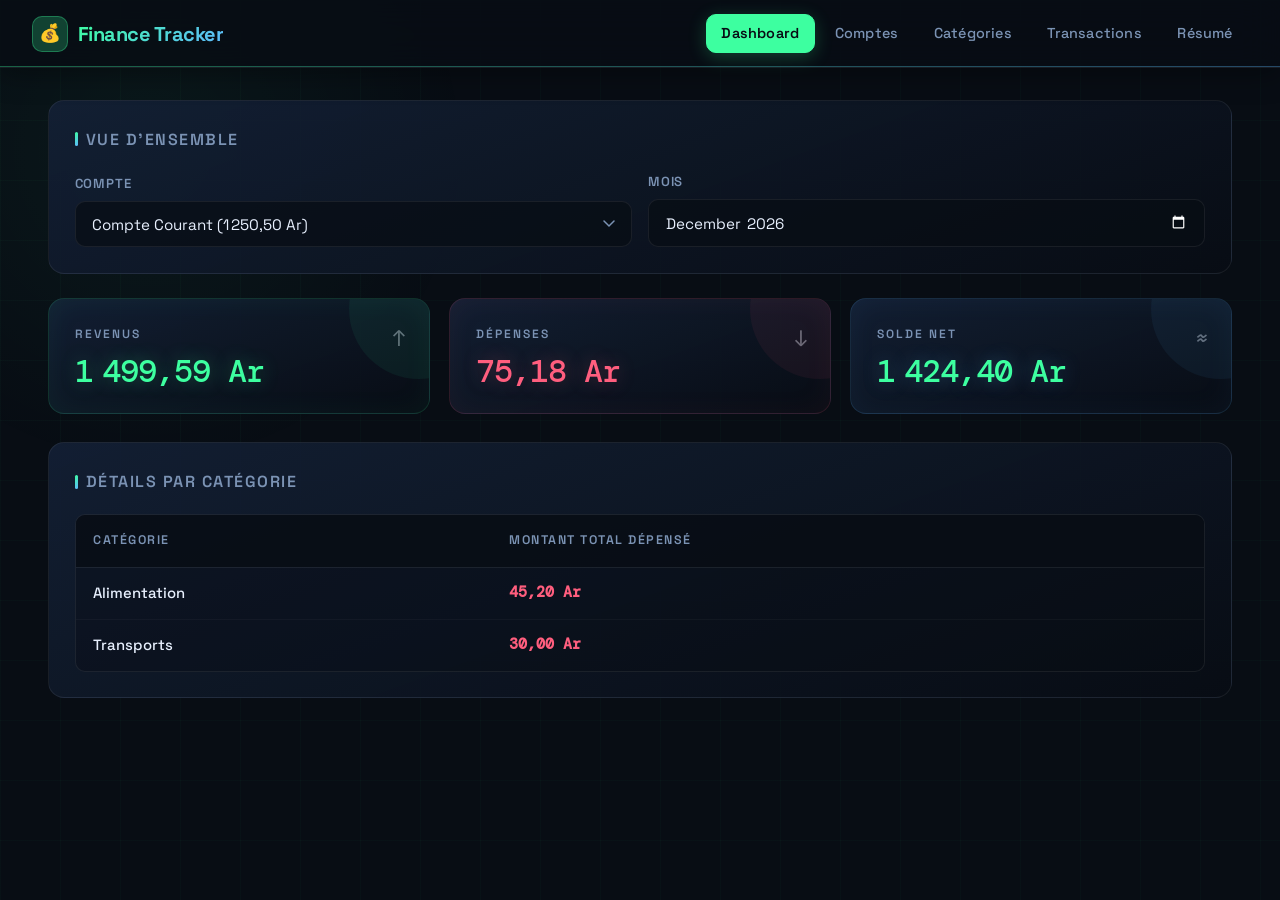
<file: index.html>
<!DOCTYPE html>
<html lang="fr">
<head>
  <meta charset="UTF-8">
  <meta name="viewport" content="width=device-width, initial-scale=1.0">
  <title>Dashboard — Finance Tracker</title>
  <link rel="stylesheet" href="frontend/assets/css/styles.css">
</head>
<body>

<header>
  <a href="index.html" class="header-brand">
    <div class="brand-icon">💰</div>
    <h1>Finance Tracker</h1>
  </a>
  <button class="nav-toggle" aria-label="Menu" aria-expanded="false">
    <span></span><span></span><span></span>
  </button>
  <nav>
    <a href="index.html" class="active">Dashboard</a>
    <a href="frontend/assets/accounts.html">Comptes</a>
    <a href="frontend/assets/categories.html">Catégories</a>
    <a href="frontend/assets/transactions.html">Transactions</a>
    <a href="frontend/assets/summary.html">Résumé</a>
  </nav>
</header>

<main class="container">

  <section class="card" style="margin-bottom:1.5rem">
    <h3>Vue d'ensemble</h3>
    <div class="filter-section">
      <div class="filter-group">
        <label for="account_id">Compte</label>
        <select id="account_id" onchange="updateDashboard()"></select>
      </div>
      <div class="filter-group">
        <label for="month">Mois</label>
        <input type="month" id="month" onchange="updateDashboard()">
      </div>
    </div>
  </section>

  <section class="dashboard-grid">
    <div class="metric-card metric-income">
      <div class="metric-label">Revenus</div>
      <div class="metric-icon">↑</div>
      <p class="amount-val" id="income">0,00 Ar</p>
    </div>
    <div class="metric-card metric-expense">
      <div class="metric-label">Dépenses</div>
      <div class="metric-icon">↓</div>
      <p class="amount-val" id="expense">0,00 Ar</p>
    </div>
    <div class="metric-card metric-net">
      <div class="metric-label">Solde Net</div>
      <div class="metric-icon">≈</div>
      <p class="amount-val" id="net">0,00 Ar</p>
    </div>
  </section>

  <section class="card">
    <h3>Détails par catégorie</h3>
    <div class="table-wrapper">
      <table>
        <thead>
          <tr><th>Catégorie</th><th>Montant total dépensé</th></tr>
        </thead>
        <tbody id="byCategory">
          <tr><td colspan="2" style="text-align:center;color:var(--text-secondary);padding:2rem;">Aucune donnée à afficher</td></tr>
        </tbody>
      </table>
    </div>
  </section>

</main>

<script src="frontend/assets/js/api.js"></script>
<script src="frontend/assets/js/ui.js"></script>
<script src="frontend/app.js"></script>
</body>
</html>
</file>
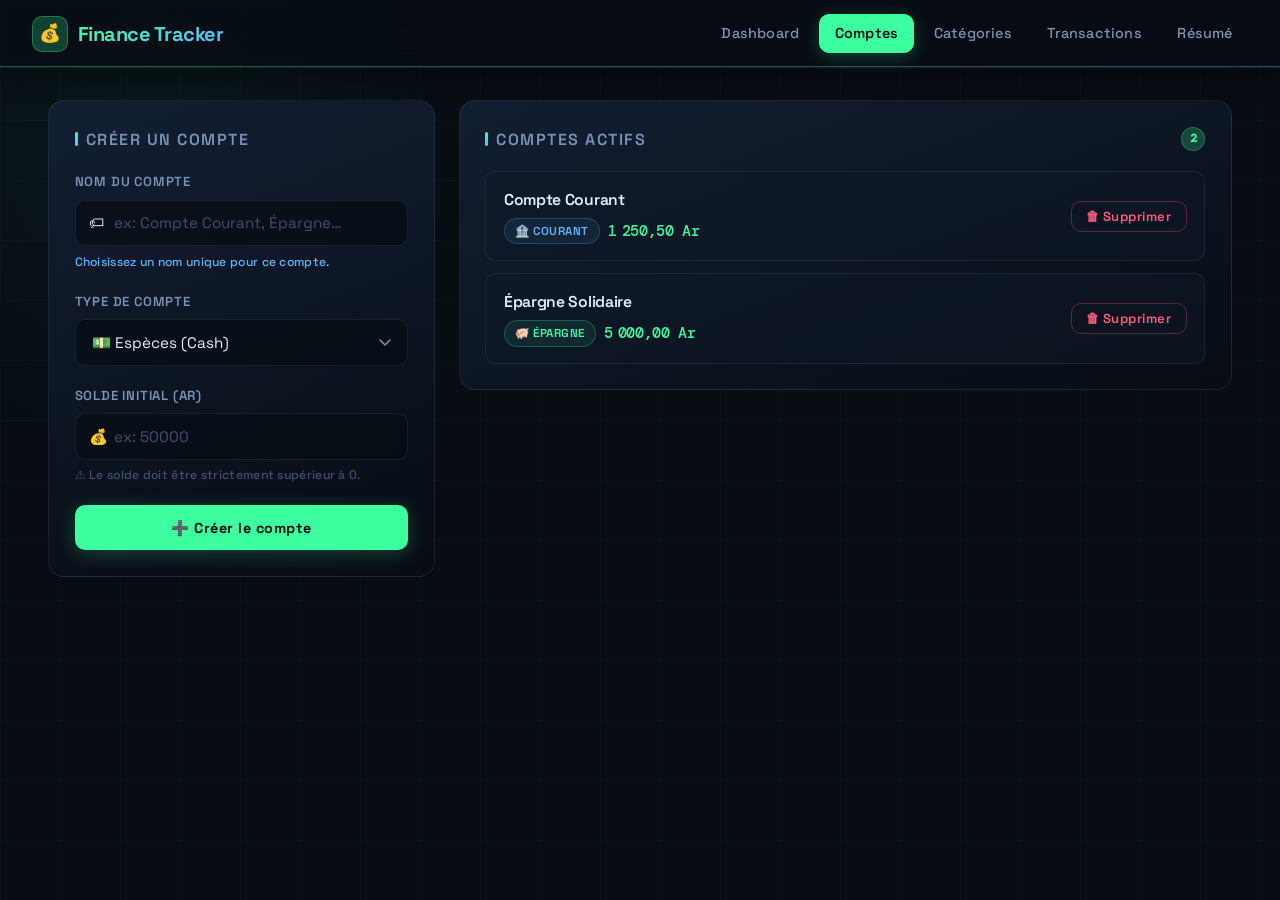
<file: frontend/assets/accounts.html>
<!DOCTYPE html>
<html lang="fr">
<head>
  <meta charset="UTF-8">
  <meta name="viewport" content="width=device-width, initial-scale=1.0">
  <title>Comptes — Finance Tracker</title>
  <link rel="stylesheet" href="css/styles.css">
</head>
<body>

<header>
  <a href="../../index.html" class="header-brand">
    <div class="brand-icon">💰</div>
    <h1>Finance Tracker</h1>
  </a>
  <button class="nav-toggle" aria-label="Menu" aria-expanded="false">
    <span></span><span></span><span></span>
  </button>
  <nav>
    <a href="../../index.html">Dashboard</a>
    <a href="accounts.html" class="active">Comptes</a>
    <a href="categories.html">Catégories</a>
    <a href="transactions.html">Transactions</a>
    <a href="summary.html">Résumé</a>
  </nav>
</header>

<main class="container">
  <div class="grid-layout">

    <section class="card">
      <h3>Créer un compte</h3>
      <div class="form-group">
        <label for="name">Nom du compte</label>
        <div class="input-icon-wrapper">
          <span class="input-icon">🏷</span>
          <input id="name" placeholder="ex: Compte Courant, Épargne…" autocomplete="off">
        </div>
        <div class="field-hint hint-info" id="hint-name">Choisissez un nom unique pour ce compte.</div>
      </div>
      <div class="form-group">
        <label for="type">Type de compte</label>
        <select id="type">
          <option value="cash">💵 Espèces (Cash)</option>
          <option value="checking">🏦 Compte Courant</option>
          <option value="savings">🐖 Épargne</option>
          <option value="investment">📈 Investissement</option>
        </select>
      </div>
      <div class="form-group">
        <label for="balance">Solde initial (Ar)</label>
        <div class="input-icon-wrapper">
          <span class="input-icon">💰</span>
          <input id="balance" type="number" step="0.01" min="0.01" placeholder="ex: 50000">
        </div>
        <div class="field-hint" id="hint-balance">
          <span>⚠ Le solde doit être strictement supérieur à 0.</span>
        </div>
      </div>
      <button onclick="createAccount()">➕ Créer le compte</button>
    </section>

    <section class="card">
      <div class="card-title-row">
        <h3>Comptes actifs</h3>
        <span class="count-badge" id="accounts-count">…</span>
      </div>
      <div id="accountsList" class="item-list">
        <div class="skeleton" style="height:64px;border-radius:10px;"></div>
        <div class="skeleton" style="height:64px;border-radius:10px;margin-top:.75rem;"></div>
      </div>
    </section>

  </div>
</main>

<script src="js/api.js"></script>
<script src="js/ui.js"></script>
<script src="js/accounts.js"></script>
</body>
</html>
</file>
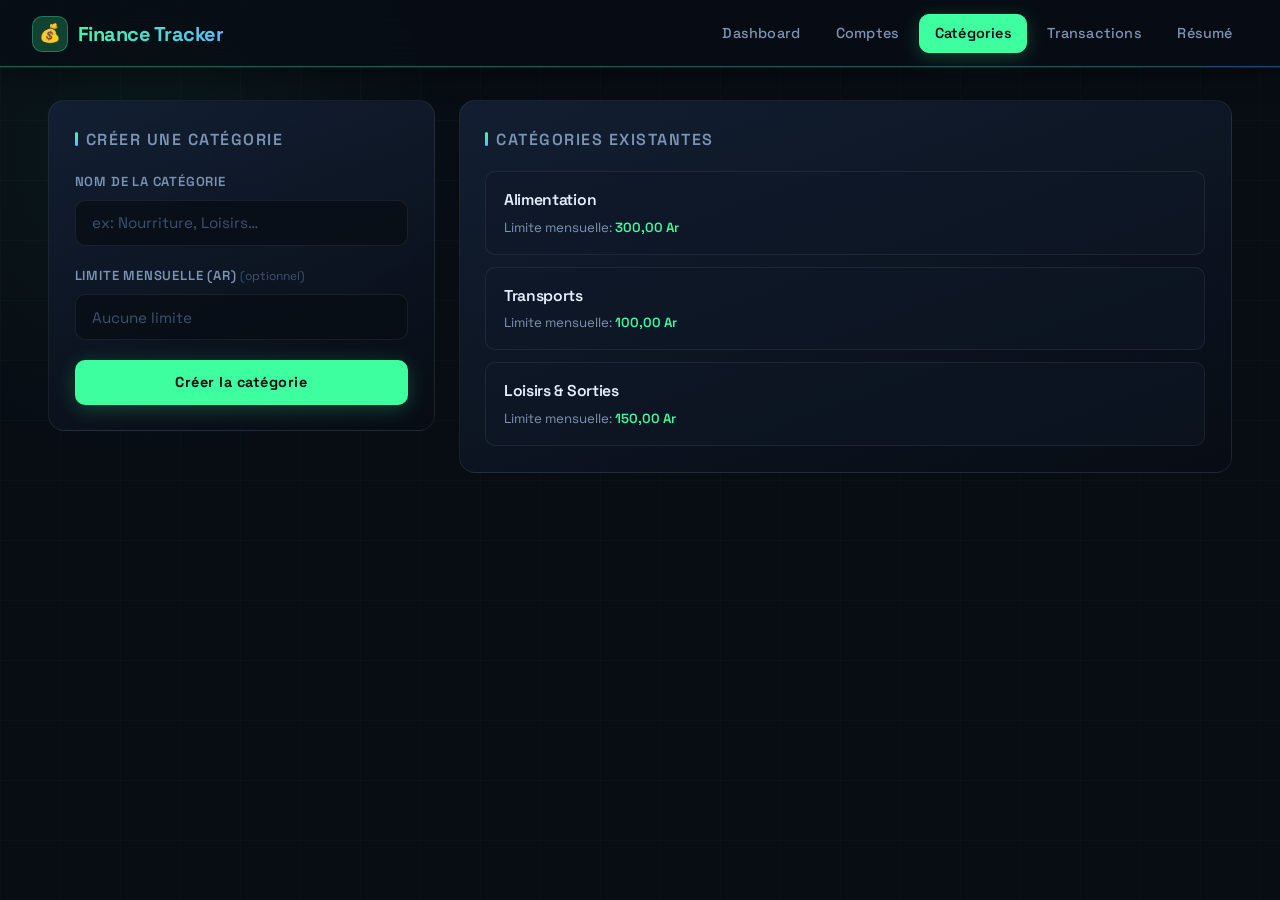
<file: frontend/assets/categories.html>
<!DOCTYPE html>
<html lang="fr">
<head>
  <meta charset="UTF-8">
  <meta name="viewport" content="width=device-width, initial-scale=1.0">
  <title>Catégories — Finance Tracker</title>
  <link rel="stylesheet" href="css/styles.css">
</head>
<body>

<header>
  <a href="../../index.html" class="header-brand">
    <div class="brand-icon">💰</div>
    <h1>Finance Tracker</h1>
  </a>
  <button class="nav-toggle" aria-label="Menu" aria-expanded="false">
    <span></span><span></span><span></span>
  </button>
  <nav>
    <a href="../../index.html">Dashboard</a>
    <a href="accounts.html">Comptes</a>
    <a href="categories.html" class="active">Catégories</a>
    <a href="transactions.html">Transactions</a>
    <a href="summary.html">Résumé</a>
  </nav>
</header>

<main class="container">
  <div class="grid-layout">

    <section class="card">
      <h3>Créer une catégorie</h3>
      <div class="form-group">
        <label for="name">Nom de la catégorie</label>
        <input id="name" placeholder="ex: Nourriture, Loisirs…">
      </div>
      <div class="form-group">
        <label for="limit">
          Limite mensuelle (Ar)
          <span style="color:var(--text-muted);font-size:0.75rem;text-transform:none;letter-spacing:0;font-weight:400;">(optionnel)</span>
        </label>
        <input id="limit" type="number" step="0.01" placeholder="Aucune limite">
      </div>
      <button onclick="createCategory()">Créer la catégorie</button>
    </section>

    <section class="card">
      <h3>Catégories existantes</h3>
      <div id="categoriesList" class="item-list">
        <div class="skeleton" style="height:64px;border-radius:10px;"></div>
        <div class="skeleton" style="height:64px;border-radius:10px;margin-top:.75rem;"></div>
      </div>
    </section>

  </div>
</main>

<script src="js/api.js"></script>
<script src="js/ui.js"></script>
<script src="js/categories.js"></script>
</body>
</html>
</file>
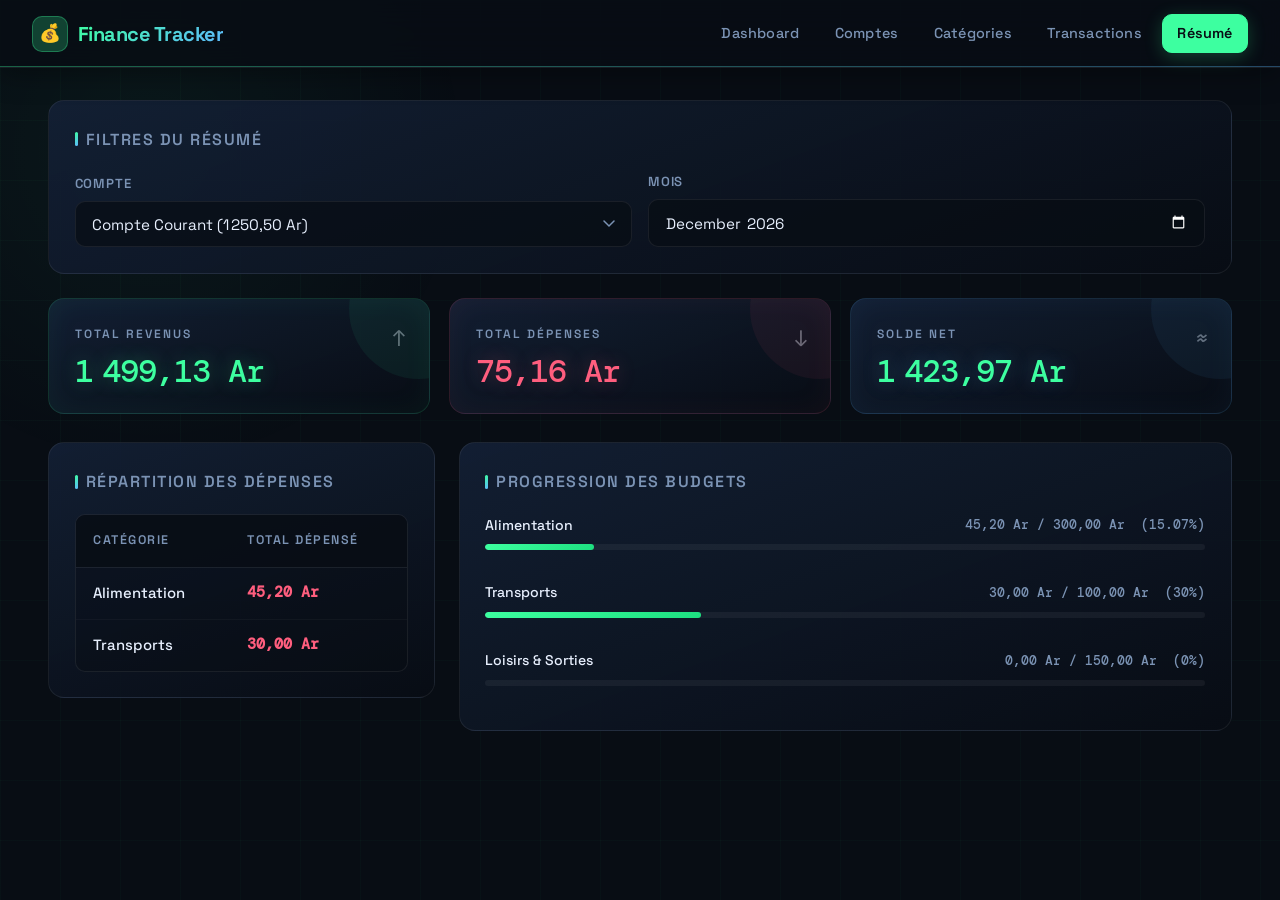
<file: frontend/assets/summary.html>
<!DOCTYPE html>
<html lang="fr">

<head>
  <meta charset="UTF-8">
  <meta name="viewport" content="width=device-width, initial-scale=1.0">
  <title>Résumé Mensuel — Finance Tracker</title>
  <link rel="stylesheet" href="css/styles.css">
</head>

<body>

  <header>
    <a href="../../index.html" class="header-brand">
      <div class="brand-icon">💰</div>
      <h1>Finance Tracker</h1>
    </a>
    <button class="nav-toggle" aria-label="Menu" aria-expanded="false">
      <span></span><span></span><span></span>
    </button>
    <nav>
      <a href="../../index.html">Dashboard</a>
      <a href="accounts.html">Comptes</a>
      <a href="categories.html">Catégories</a>
      <a href="transactions.html">Transactions</a>
      <a href="summary.html" class="active">Résumé</a>
    </nav>
  </header>

  <main class="container">

    <section class="card" style="margin-bottom:1.5rem">
      <h3>Filtres du résumé</h3>
      <div class="filter-section">
        <div class="filter-group">
          <label for="account_id">Compte</label>
          <select id="account_id" onchange="loadSummary()"></select>
        </div>
        <div class="filter-group">
          <label for="month">Mois</label>
          <input type="month" id="month" onchange="loadSummary()">
        </div>
      </div>
    </section>

    <section class="dashboard-grid">
      <div class="metric-card metric-income">
        <div class="metric-label">Total Revenus</div>
        <div class="metric-icon">↑</div>
        <p class="amount-val" id="income">0,00 Ar</p>
      </div>
      <div class="metric-card metric-expense">
        <div class="metric-label">Total Dépenses</div>
        <div class="metric-icon">↓</div>
        <p class="amount-val" id="expense">0,00 Ar</p>
      </div>
      <div class="metric-card metric-net">
        <div class="metric-label">Solde Net</div>
        <div class="metric-icon">≈</div>
        <p class="amount-val" id="net">0,00 Ar</p>
      </div>
    </section>

    <div class="grid-layout">
      <section class="card">
        <h3>Répartition des dépenses</h3>
        <div class="table-wrapper">
          <table>
            <thead>
              <tr>
                <th>Catégorie</th>
                <th>Total dépensé</th>
              </tr>
            </thead>
            <tbody id="categoryTable">
              <tr>
                <td colspan="2" style="text-align:center;color:var(--text-secondary);padding:2rem;">Aucune donnée</td>
              </tr>
            </tbody>
          </table>
        </div>
      </section>

      <section class="card">
        <h3>Progression des budgets</h3>
        <div id="progress" class="item-list" style="margin-top:0.5rem;">
          <p style="color:var(--text-secondary);text-align:center;padding:1rem 0;">
            Sélectionnez un compte et un mois.
          </p>
        </div>
      </section>
    </div>

  </main>

  <script src="js/api.js"></script>
  <script src="js/ui.js"></script>
  <script src="js/summary.js"></script>
</body>

</html>
</file>
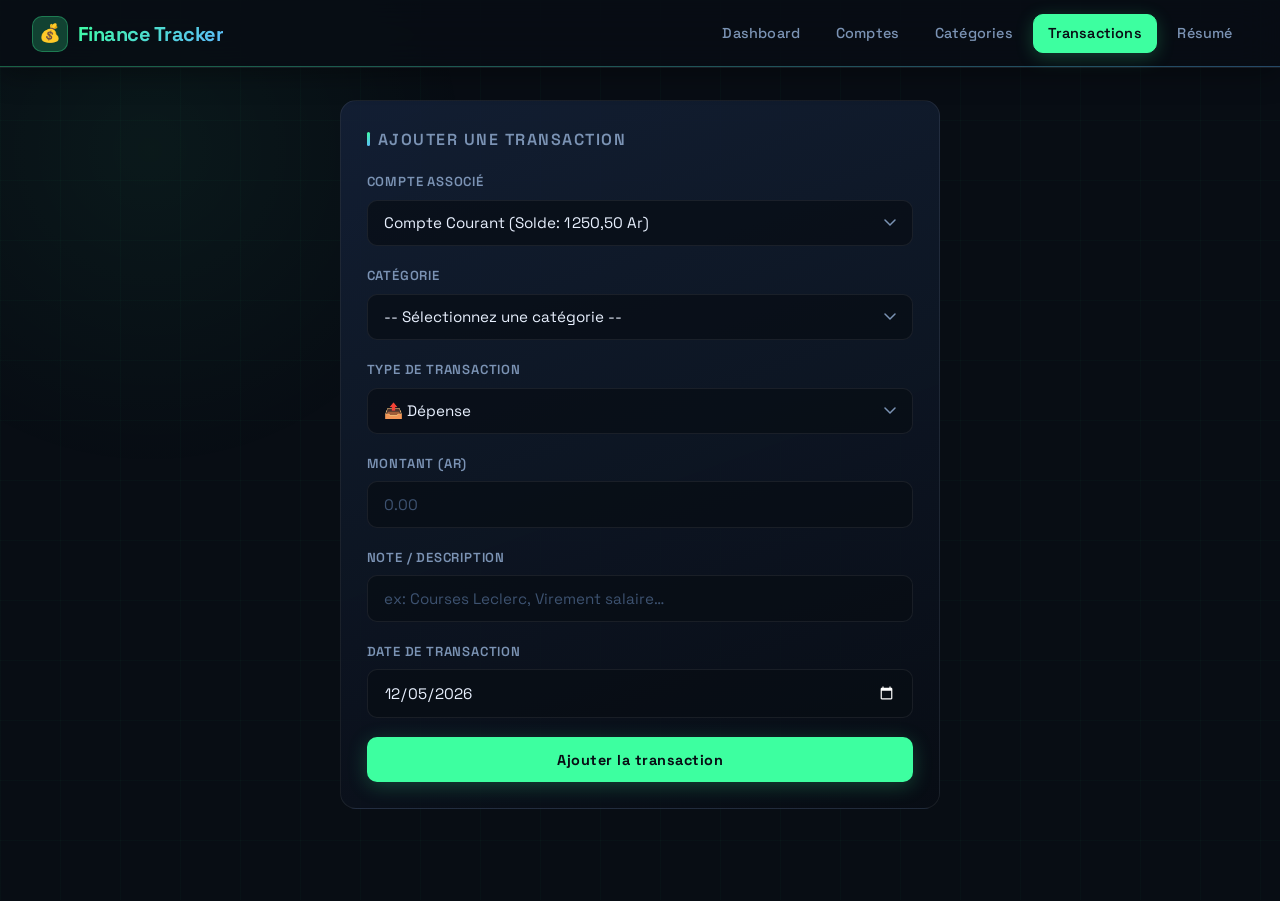
<file: frontend/assets/transactions.html>
<!DOCTYPE html>
<html lang="fr">
<head>
  <meta charset="UTF-8">
  <meta name="viewport" content="width=device-width, initial-scale=1.0">
  <title>Transactions — Finance Tracker</title>
  <link rel="stylesheet" href="css/styles.css">
</head>
<body>

<header>
  <a href="../../index.html" class="header-brand">
    <div class="brand-icon">💰</div>
    <h1>Finance Tracker</h1>
  </a>
  <button class="nav-toggle" aria-label="Menu" aria-expanded="false">
    <span></span><span></span><span></span>
  </button>
  <nav>
    <a href="../../index.html">Dashboard</a>
    <a href="accounts.html">Comptes</a>
    <a href="categories.html">Catégories</a>
    <a href="transactions.html" class="active">Transactions</a>
    <a href="summary.html">Résumé</a>
  </nav>
</header>

<main class="container">
  <div style="max-width:600px;margin:0 auto;">
    <section class="card">
      <h3>Ajouter une transaction</h3>

      <div class="form-group">
        <label for="account_id">Compte associé</label>
        <select id="account_id"></select>
      </div>
      <div class="form-group">
        <label for="category_id">Catégorie</label>
        <select id="category_id">
          <option value="">— Sélectionnez une catégorie —</option>
        </select>
      </div>
      <div class="form-group">
        <label for="type">Type de transaction</label>
        <select id="type" onchange="toggleCategoryRequired()">
          <option value="expense" selected>📤 Dépense</option>
          <option value="income">📥 Revenu</option>
        </select>
      </div>
      <div class="form-group">
        <label for="amount">Montant (Ar)</label>
        <input id="amount" type="number" step="0.01" placeholder="0.00">
      </div>
      <div class="form-group">
        <label for="note">Note / Description</label>
        <input id="note" placeholder="ex: Courses Leclerc, Virement salaire…">
      </div>
      <div class="form-group">
        <label for="date">Date de transaction</label>
        <input id="date" type="date">
      </div>

      <button onclick="createTransaction()">Ajouter la transaction</button>
    </section>
  </div>
</main>

<script src="js/api.js"></script>
<script src="js/ui.js"></script>
<script src="js/transactions.js"></script>
</body>
</html>
</file>
<file: frontend/assets/css/styles.css>
@import url('https://fonts.googleapis.com/css2?family=Space+Grotesk:wght@300;400;500;600;700&family=DM+Mono:wght@400;500&display=swap');

/* ============================================================
   FINANCE TRACKER — Enhanced UI · Dark Luxury Finance Theme
   ============================================================ */

:root {
  /* Core Palette */
  --bg-primary:    #080d14;
  --bg-secondary:  #0f1825;
  --bg-card:       rgba(15, 24, 40, 0.85);
  --bg-glass:      rgba(255, 255, 255, 0.03);
  --border-color:  rgba(255, 255, 255, 0.07);
  --border-glow:   rgba(99, 220, 165, 0.25);

  /* Text */
  --text-primary:   #e8f0fe;
  --text-secondary: #7b93b4;
  --text-muted:     #3d5270;

  /* Accent — Emerald / finance green */
  --accent:         #3dffa0;
  --accent-dim:     #1de080;
  --accent-glow:    rgba(61, 255, 160, 0.12);
  --accent-glow-md: rgba(61, 255, 160, 0.22);

  /* Semantic */
  --success:        #3dffa0;
  --success-glow:   rgba(61, 255, 160, 0.15);
  --danger:         #ff5e7e;
  --danger-glow:    rgba(255, 94, 126, 0.15);
  --warn:           #ffba3d;
  --warn-glow:      rgba(255, 186, 61, 0.15);
  --info:           #5eb8ff;
  --info-glow:      rgba(94, 184, 255, 0.15);

  /* Gradients */
  --grad-hero:    linear-gradient(135deg, #3dffa0 0%, #5eb8ff 100%);
  --grad-income:  linear-gradient(135deg, #3dffa0 0%, #1de080 100%);
  --grad-expense: linear-gradient(135deg, #ff5e7e 0%, #e0234e 100%);
  --grad-net:     linear-gradient(135deg, #5eb8ff 0%, #2d8cff 100%);
  --grad-card:    linear-gradient(160deg, rgba(20,32,54,0.9) 0%, rgba(8,13,20,0.95) 100%);

  /* Radii & spacing */
  --radius-sm:  10px;
  --radius-md:  16px;
  --radius-lg:  22px;
  --radius-xl:  28px;

  /* Transitions */
  --ease:        cubic-bezier(0.4, 0, 0.2, 1);
  --ease-spring: cubic-bezier(0.34, 1.56, 0.64, 1);
  --t-fast:    0.15s var(--ease);
  --t-base:    0.3s var(--ease);
  --t-slow:    0.5s var(--ease);
}

/* ─── RESET ──────────────────────────────────────────────── */
*, *::before, *::after { box-sizing: border-box; margin: 0; padding: 0; }

html { scroll-behavior: smooth; }

body {
  font-family: 'Space Grotesk', sans-serif;
  background: var(--bg-primary);
  color: var(--text-primary);
  line-height: 1.6;
  min-height: 100vh;
  overflow-x: hidden;
  padding-bottom: 60px;
}

/* Ambient background grid */
body::before {
  content: '';
  position: fixed;
  inset: 0;
  background-image:
    linear-gradient(rgba(61,255,160,0.025) 1px, transparent 1px),
    linear-gradient(90deg, rgba(61,255,160,0.025) 1px, transparent 1px);
  background-size: 60px 60px;
  pointer-events: none;
  z-index: 0;
}

/* Radial glow top-left */
body::after {
  content: '';
  position: fixed;
  top: -200px;
  left: -200px;
  width: 700px;
  height: 700px;
  background: radial-gradient(circle, rgba(61,255,160,0.05) 0%, transparent 65%);
  pointer-events: none;
  z-index: 0;
}

/* ─── SCROLLBAR ──────────────────────────────────────────── */
::-webkit-scrollbar { width: 5px; height: 5px; }
::-webkit-scrollbar-track { background: var(--bg-primary); }
::-webkit-scrollbar-thumb { background: var(--accent-dim); border-radius: 3px; }

/* ─── HEADER ─────────────────────────────────────────────── */
header {
  background: rgba(8, 13, 20, 0.85);
  backdrop-filter: blur(20px);
  -webkit-backdrop-filter: blur(20px);
  border-bottom: 1px solid var(--border-color);
  padding: 0 2rem;
  position: sticky;
  top: 0;
  z-index: 1000;
  display: flex;
  justify-content: space-between;
  align-items: center;
  height: 68px;
  box-shadow: 0 4px 30px rgba(0,0,0,0.4);
}

/* Animated underline on header */
header::after {
  content: '';
  position: absolute;
  bottom: 0; left: 0;
  height: 1px;
  width: 100%;
  background: var(--grad-hero);
  opacity: 0.35;
}

.header-brand {
  display: flex;
  align-items: center;
  gap: 0.6rem;
  text-decoration: none;
}

.brand-icon {
  width: 36px; height: 36px;
  background: var(--accent-glow-md);
  border: 1px solid rgba(61,255,160,0.3);
  border-radius: 10px;
  display: flex; align-items: center; justify-content: center;
  font-size: 1.1rem;
  position: relative;
  overflow: hidden;
  transition: var(--t-base);
}

.brand-icon::before {
  content: '';
  position: absolute;
  inset: 0;
  background: var(--grad-income);
  opacity: 0;
  transition: var(--t-base);
}

.brand-icon:hover::before { opacity: 0.15; }

header h1 {
  font-size: 1.25rem;
  font-weight: 700;
  letter-spacing: -0.5px;
  background: var(--grad-hero);
  -webkit-background-clip: text;
  -webkit-text-fill-color: transparent;
  background-clip: text;
}

/* ─── NAVIGATION ─────────────────────────────────────────── */
nav {
  display: flex;
  gap: 0.3rem;
  align-items: center;
}

nav a {
  color: var(--text-secondary);
  text-decoration: none;
  font-weight: 500;
  font-size: 0.9rem;
  padding: 0.45rem 0.9rem;
  border-radius: var(--radius-sm);
  border: 1px solid transparent;
  transition: var(--t-base);
  letter-spacing: 0.2px;
  position: relative;
  overflow: hidden;
  white-space: nowrap;
}

nav a::before {
  content: '';
  position: absolute;
  inset: 0;
  background: var(--accent-glow);
  opacity: 0;
  transition: var(--t-base);
  border-radius: inherit;
}

nav a:hover {
  color: var(--text-primary);
  border-color: rgba(61,255,160,0.2);
}
nav a:hover::before { opacity: 1; }

nav a.active {
  color: #080d14;
  background: var(--accent);
  border-color: var(--accent);
  font-weight: 600;
  box-shadow: 0 4px 18px var(--accent-glow-md);
}
nav a.active::before { display: none; }

/* ─── HAMBURGER (mobile) ─────────────────────────────────── */
.nav-toggle {
  display: none;
  flex-direction: column;
  gap: 5px;
  cursor: pointer;
  padding: 6px;
  border-radius: 8px;
  border: 1px solid var(--border-color);
  background: var(--bg-glass);
  transition: var(--t-base);
  z-index: 1001;
}
.nav-toggle:hover { border-color: rgba(61,255,160,0.3); background: var(--accent-glow); }
.nav-toggle span {
  display: block;
  width: 22px; height: 2px;
  background: var(--text-secondary);
  border-radius: 2px;
  transition: var(--t-base);
}
.nav-toggle.open span:nth-child(1) { transform: translateY(7px) rotate(45deg); background: var(--accent); }
.nav-toggle.open span:nth-child(2) { opacity: 0; transform: scaleX(0); }
.nav-toggle.open span:nth-child(3) { transform: translateY(-7px) rotate(-45deg); background: var(--accent); }

/* ─── CONTAINER ──────────────────────────────────────────── */
.container {
  width: 95%;
  max-width: 1200px;
  margin: 2rem auto;
  padding: 0 0.5rem;
  position: relative;
  z-index: 1;
}

/* ─── CARDS ──────────────────────────────────────────────── */
.card {
  background: var(--grad-card);
  border: 1px solid var(--border-color);
  border-radius: var(--radius-md);
  padding: 1.6rem;
  position: relative;
  overflow: hidden;
  transition: transform var(--t-base), box-shadow var(--t-base), border-color var(--t-base);
  animation: fadeSlideUp 0.5s var(--ease) both;
}

.card::before {
  content: '';
  position: absolute;
  top: 0; left: 0;
  width: 100%; height: 2px;
  background: transparent;
  transition: var(--t-slow);
}

/* Shimmer sweep on hover */
.card::after {
  content: '';
  position: absolute;
  top: 0; left: -100%;
  width: 60%; height: 100%;
  background: linear-gradient(90deg, transparent, rgba(61,255,160,0.03), transparent);
  transition: left 0.7s var(--ease);
  pointer-events: none;
}

.card:hover {
  transform: translateY(-5px);
  box-shadow: 0 20px 50px -10px rgba(0,0,0,0.5), 0 0 0 1px rgba(61,255,160,0.08);
  border-color: rgba(61,255,160,0.15);
}
.card:hover::before { background: var(--grad-hero); }
.card:hover::after  { left: 150%; }

.card h2, .card h3, .card h4 {
  font-weight: 600;
  color: var(--text-primary);
  letter-spacing: -0.3px;
}

.card h3 {
  font-size: 1rem;
  text-transform: uppercase;
  letter-spacing: 1.5px;
  color: var(--text-secondary);
  margin-bottom: 1.2rem;
  display: flex;
  align-items: center;
  gap: 0.5rem;
}

.card h3::before {
  content: '';
  display: inline-block;
  width: 3px; height: 14px;
  background: var(--grad-hero);
  border-radius: 2px;
  flex-shrink: 0;
}

/* ─── METRIC CARDS ───────────────────────────────────────── */
.dashboard-grid {
  display: grid;
  grid-template-columns: repeat(auto-fit, minmax(240px, 1fr));
  gap: 1.2rem;
  margin-bottom: 1.8rem;
}

.metric-card {
  background: var(--grad-card);
  border: 1px solid var(--border-color);
  border-radius: var(--radius-md);
  padding: 1.6rem;
  position: relative;
  overflow: hidden;
  transition: transform var(--t-base), box-shadow var(--t-base);
  animation: fadeSlideUp 0.5s var(--ease) both;
}

.metric-card::after {
  content: '';
  position: absolute;
  top: -60px; right: -60px;
  width: 140px; height: 140px;
  border-radius: 50%;
  opacity: 0.06;
  transition: var(--t-slow);
}

.metric-card:hover { transform: translateY(-4px); }

.metric-label {
  font-size: 0.75rem;
  font-weight: 600;
  letter-spacing: 2px;
  text-transform: uppercase;
  color: var(--text-secondary);
  margin-bottom: 0.7rem;
}

.metric-icon {
  position: absolute;
  top: 1.4rem; right: 1.4rem;
  font-size: 1.4rem;
  opacity: 0.4;
  transition: var(--t-base);
}
.metric-card:hover .metric-icon { opacity: 0.7; transform: scale(1.15); }

.amount-val {
  font-family: 'DM Mono', monospace;
  font-size: 2rem;
  font-weight: 500;
  letter-spacing: -1px;
  line-height: 1;
  margin-top: 0.3rem;
  transition: var(--t-base);
}

/* Income */
.card-income, .metric-income {
  border-color: rgba(61,255,160,0.15);
  box-shadow: 0 0 30px rgba(61,255,160,0.05) inset;
}
.card-income::after, .metric-income::after { background: var(--success); }
.card-income p.amount-val, .metric-income .amount-val { color: var(--success); text-shadow: 0 0 20px rgba(61,255,160,0.3); }

/* Expense */
.card-expense, .metric-expense {
  border-color: rgba(255,94,126,0.15);
  box-shadow: 0 0 30px rgba(255,94,126,0.05) inset;
}
.card-expense::after, .metric-expense::after { background: var(--danger); }
.card-expense p.amount-val, .metric-expense .amount-val { color: var(--danger); text-shadow: 0 0 20px rgba(255,94,126,0.3); }

/* Net */
.card-net, .metric-net {
  border-color: rgba(94,184,255,0.15);
  box-shadow: 0 0 30px rgba(94,184,255,0.05) inset;
}
.card-net::after, .metric-net::after { background: var(--info); }
.card-net p.amount-val, .metric-net .amount-val { color: var(--info); text-shadow: 0 0 20px rgba(94,184,255,0.3); }

/* ─── GRID LAYOUTS ───────────────────────────────────────── */
.grid-layout {
  display: grid;
  grid-template-columns: 1fr 2fr;
  gap: 1.5rem;
  align-items: start;
}

/* ─── FORM CONTROLS ──────────────────────────────────────── */
.form-group {
  margin-bottom: 1.2rem;
}

label {
  display: block;
  margin-bottom: 0.45rem;
  color: var(--text-secondary);
  font-size: 0.82rem;
  font-weight: 600;
  letter-spacing: 0.8px;
  text-transform: uppercase;
}

input, select, textarea {
  width: 100%;
  padding: 0.8rem 1rem;
  background: rgba(8, 13, 20, 0.7);
  border: 1px solid var(--border-color);
  color: var(--text-primary);
  font-family: 'Space Grotesk', sans-serif;
  font-size: 0.95rem;
  border-radius: var(--radius-sm);
  transition: var(--t-base);
  appearance: none;
  -webkit-appearance: none;
}

/* Custom arrow for select */
select {
  background-image: url("data:image/svg+xml,%3Csvg xmlns='http://www.w3.org/2000/svg' width='12' height='8' viewBox='0 0 12 8'%3E%3Cpath d='M1 1l5 5 5-5' stroke='%237b93b4' stroke-width='1.5' fill='none' stroke-linecap='round'/%3E%3C/svg%3E");
  background-repeat: no-repeat;
  background-position: right 1rem center;
  padding-right: 2.5rem;
  cursor: pointer;
}

input:focus, select:focus, textarea:focus {
  outline: none;
  border-color: var(--accent);
  box-shadow: 0 0 0 3px var(--accent-glow), 0 0 20px rgba(61,255,160,0.1);
  background: rgba(8, 13, 20, 0.9);
}

input::placeholder { color: var(--text-muted); }

input[type="month"], input[type="date"] {
  color-scheme: dark;
}

/* ─── BUTTONS ────────────────────────────────────────────── */
button, .btn {
  display: inline-flex;
  align-items: center;
  justify-content: center;
  gap: 0.5rem;
  width: 100%;
  padding: 0.85rem 1.5rem;
  background: var(--accent);
  color: #080d14;
  font-weight: 700;
  font-family: 'Space Grotesk', sans-serif;
  font-size: 0.9rem;
  letter-spacing: 0.5px;
  border: none;
  border-radius: var(--radius-sm);
  cursor: pointer;
  transition: transform var(--t-fast), box-shadow var(--t-base), background var(--t-fast);
  box-shadow: 0 4px 20px var(--accent-glow-md);
  position: relative;
  overflow: hidden;
}

/* Ripple on click */
button::after {
  content: '';
  position: absolute;
  inset: 0;
  background: rgba(255,255,255,0.15);
  opacity: 0;
  transition: opacity 0.15s;
}
button:active::after { opacity: 1; }

button:hover {
  transform: translateY(-2px);
  box-shadow: 0 8px 28px var(--accent-glow-md);
  background: #52ffa8;
}
button:active { transform: translateY(0); }

.btn-danger {
  background: transparent;
  color: var(--danger);
  border: 1px solid rgba(255,94,126,0.3);
  box-shadow: none;
  width: auto;
  padding: 0.4rem 0.9rem;
  font-size: 0.82rem;
  font-weight: 600;
}
.btn-danger:hover {
  background: var(--danger-glow);
  border-color: var(--danger);
  box-shadow: 0 4px 16px var(--danger-glow);
  transform: none;
}

/* ─── ITEM LIST ──────────────────────────────────────────── */
.item-list {
  display: flex;
  flex-direction: column;
  gap: 0.75rem;
}

.item-row {
  display: flex;
  justify-content: space-between;
  align-items: center;
  background: rgba(15, 24, 40, 0.5);
  border: 1px solid var(--border-color);
  padding: 1rem 1.1rem;
  border-radius: var(--radius-sm);
  transition: var(--t-base);
  animation: fadeSlideIn 0.4s var(--ease) both;
  gap: 1rem;
}

.item-row:hover {
  border-color: rgba(61,255,160,0.2);
  background: rgba(61,255,160,0.03);
  transform: translateX(3px);
}

.item-info h4 {
  font-size: 0.98rem;
  font-weight: 600;
  color: var(--text-primary);
  margin-bottom: 0.2rem;
}

.item-info p {
  color: var(--text-secondary);
  font-size: 0.83rem;
}

/* ─── TABLES ─────────────────────────────────────────────── */
.table-wrapper {
  overflow-x: auto;
  border-radius: var(--radius-sm);
  border: 1px solid var(--border-color);
  background: rgba(8, 13, 20, 0.4);
  margin-top: 0.8rem;
}

table {
  width: 100%;
  border-collapse: collapse;
  text-align: left;
}

th {
  background: rgba(8, 13, 20, 0.8);
  color: var(--text-secondary);
  font-weight: 600;
  font-size: 0.78rem;
  text-transform: uppercase;
  letter-spacing: 1.5px;
  padding: 1rem 1.1rem;
  border-bottom: 1px solid var(--border-color);
  white-space: nowrap;
}

td {
  padding: 0.85rem 1.1rem;
  border-bottom: 1px solid rgba(255,255,255,0.03);
  color: var(--text-secondary);
  font-size: 0.93rem;
  transition: var(--t-fast);
}

tr:last-child td { border-bottom: none; }

tr:hover td {
  color: var(--text-primary);
  background: rgba(61,255,160,0.02);
}

/* ─── PROGRESS BARS ──────────────────────────────────────── */
.progress-container {
  margin-bottom: 1.2rem;
  animation: fadeSlideIn 0.4s var(--ease) both;
}

.progress-header {
  display: flex;
  justify-content: space-between;
  align-items: center;
  margin-bottom: 0.5rem;
  gap: 0.5rem;
}

.progress-header span {
  font-size: 0.88rem;
  font-weight: 500;
}

.progress-bar-bg {
  height: 6px;
  background: rgba(255,255,255,0.05);
  border-radius: 99px;
  overflow: hidden;
  position: relative;
}

.progress-bar-fill {
  height: 100%;
  border-radius: 99px;
  background: var(--grad-income);
  width: 0%;
  transition: width 1.2s cubic-bezier(0.4, 0, 0.2, 1);
  position: relative;
}

/* Shimmer on progress fill */
.progress-bar-fill::after {
  content: '';
  position: absolute;
  top: 0; left: -100%;
  width: 50%; height: 100%;
  background: linear-gradient(90deg, transparent, rgba(255,255,255,0.4), transparent);
  animation: progressShimmer 2s ease infinite;
}

.progress-warning .progress-bar-fill {
  background: linear-gradient(90deg, var(--warn), #e0a020);
}
.progress-danger .progress-bar-fill {
  background: var(--grad-expense);
}

/* ─── FILTERS ────────────────────────────────────────────── */
.filter-section {
  display: flex;
  gap: 1rem;
  align-items: flex-end;
  flex-wrap: wrap;
}

.filter-group {
  flex: 1;
  min-width: 160px;
}

.filter-group label { margin-bottom: 0.4rem; }
.filter-group input,
.filter-group select { margin-bottom: 0; }

.filter-btn-container { flex-shrink: 0; }
.filter-btn-container button { width: auto; padding: 0.8rem 2rem; }

/* ─── TOAST NOTIFICATION ─────────────────────────────────── */
#toast-container {
  position: fixed;
  top: 82px;
  right: 1.5rem;
  z-index: 2000;
  display: flex;
  flex-direction: column;
  gap: 0.6rem;
  pointer-events: none;
}

.toast {
  display: flex;
  align-items: center;
  gap: 0.7rem;
  padding: 0.9rem 1.2rem;
  border-radius: var(--radius-sm);
  font-size: 0.9rem;
  font-weight: 500;
  min-width: 260px;
  max-width: 360px;
  box-shadow: 0 8px 30px rgba(0,0,0,0.4);
  animation: toastIn 0.35s var(--ease-spring) both;
  pointer-events: all;
  border: 1px solid;
}

.toast-success { background: rgba(8,20,16,0.95); border-color: rgba(61,255,160,0.3); color: var(--success); }
.toast-error   { background: rgba(20,8,12,0.95); border-color: rgba(255,94,126,0.3); color: var(--danger); }
.toast-warning { background: rgba(20,16,8,0.95); border-color: rgba(255,186,61,0.3); color: var(--warn); }

.toast-dismiss {
  background: rgba(255,255,255,0.35);
  border: none;
  width: 20px; height: 20px;
  border-radius: 50%;
  display: flex; align-items: center; justify-content: center;
  cursor: pointer;
  font-size: 0.7rem;
  margin-left: auto;
  padding: 0;
  color: inherit;
  flex-shrink: 0;
  box-shadow: none;
}
.toast-dismiss:hover { background: rgba(255,255,255,0.25); transform: none; }

/* ─── LOADING SKELETON ───────────────────────────────────── */
.skeleton {
  background: linear-gradient(90deg, rgba(255,255,255,0.03) 25%, rgba(255,255,255,0.07) 50%, rgba(255,255,255,0.03) 75%);
  background-size: 200% 100%;
  animation: skeletonPulse 1.5s ease infinite;
  border-radius: var(--radius-sm);
}

/* ─── PAGE LOAD STAGGER ──────────────────────────────────── */
.card:nth-child(1) { animation-delay: 0.05s; }
.card:nth-child(2) { animation-delay: 0.1s; }
.card:nth-child(3) { animation-delay: 0.15s; }
.card:nth-child(4) { animation-delay: 0.2s; }

.item-row:nth-child(1) { animation-delay: 0.05s; }
.item-row:nth-child(2) { animation-delay: 0.1s; }
.item-row:nth-child(3) { animation-delay: 0.15s; }
.item-row:nth-child(4) { animation-delay: 0.2s; }
.item-row:nth-child(5) { animation-delay: 0.25s; }

/* ─── KEYFRAMES ──────────────────────────────────────────── */
@keyframes fadeSlideUp {
  from { opacity: 0; transform: translateY(18px); }
  to   { opacity: 1; transform: translateY(0); }
}

@keyframes fadeSlideIn {
  from { opacity: 0; transform: translateX(-10px); }
  to   { opacity: 1; transform: translateX(0); }
}

@keyframes toastIn {
  from { opacity: 0; transform: translateX(30px) scale(0.9); }
  to   { opacity: 1; transform: translateX(0) scale(1); }
}

@keyframes toastOut {
  to { opacity: 0; transform: translateX(30px) scale(0.9); }
}

@keyframes skeletonPulse {
  0%   { background-position: 200% 0; }
  100% { background-position: -200% 0; }
}

@keyframes progressShimmer {
  0%   { left: -100%; }
  60%  { left: 200%; }
  100% { left: 200%; }
}

@keyframes counterUp {
  from { opacity: 0; transform: translateY(8px); }
  to   { opacity: 1; transform: translateY(0); }
}

@keyframes pulse-glow {
  0%, 100% { box-shadow: 0 0 12px var(--accent-glow); }
  50%       { box-shadow: 0 0 24px var(--accent-glow-md); }
}

/* ─── RESPONSIVE — Tablet ────────────────────────────────── */
@media (max-width: 900px) {
  .grid-layout {
    grid-template-columns: 1fr;
    gap: 1.2rem;
  }
}

/* ─── RESPONSIVE — Mobile ────────────────────────────────── */
@media (max-width: 768px) {
  header {
    padding: 0 1.2rem;
    position: sticky;
  }

  .nav-toggle { display: flex; }

  nav {
    position: fixed;
    top: 68px;
    left: 0; right: 0;
    background: rgba(8,13,20,0.97);
    backdrop-filter: blur(20px);
    border-bottom: 1px solid var(--border-color);
    flex-direction: column;
    align-items: stretch;
    padding: 1rem 1.2rem 1.5rem;
    gap: 0.4rem;
    transform: translateY(-110%);
    opacity: 0;
    transition: transform 0.35s var(--ease), opacity 0.35s var(--ease);
    pointer-events: none;
    z-index: 999;
  }

  nav.open {
    transform: translateY(0);
    opacity: 1;
    pointer-events: all;
  }

  nav a {
    padding: 0.7rem 1rem;
    font-size: 0.95rem;
    border-radius: var(--radius-sm);
    border: 1px solid var(--border-color);
  }

  nav a.active {
    border-color: var(--accent);
  }

  .container {
    margin: 1.2rem auto;
    width: 96%;
    padding: 0 0.3rem;
  }

  .dashboard-grid {
    grid-template-columns: 1fr 1fr;
    gap: 0.8rem;
  }

  .amount-val { font-size: 1.5rem; }

  .filter-section {
    flex-direction: column;
    gap: 0.7rem;
  }
  .filter-btn-container button { width: 100%; }

  .card { padding: 1.2rem; }

  #toast-container {
    top: auto;
    bottom: 1.2rem;
    left: 1rem;
    right: 1rem;
  }
  .toast { min-width: unset; max-width: 100%; }
}

@media (max-width: 480px) {
  .dashboard-grid { grid-template-columns: 1fr; }

  .amount-val { font-size: 1.8rem; }

  header h1 { font-size: 1.1rem; }

  .card { padding: 1rem; }

  .item-row {
    flex-direction: column;
    align-items: flex-start;
    gap: 0.7rem;
  }
  .btn-danger { width: 100%; text-align: center; }

  th, td { padding: 0.7rem 0.8rem; }
}

/* ─── UTILITY ────────────────────────────────────────────── */
.text-success { color: var(--success) !important; }
.text-danger  { color: var(--danger) !important; }
.text-info    { color: var(--info) !important; }
.text-warn    { color: var(--warn) !important; }
.text-muted   { color: var(--text-secondary) !important; }

.animate-pulse { animation: pulse-glow 2s ease infinite; }

.page-title {
  font-size: 1.6rem;
  font-weight: 700;
  letter-spacing: -0.5px;
  margin-bottom: 1.5rem;
  background: var(--grad-hero);
  -webkit-background-clip: text;
  -webkit-text-fill-color: transparent;
  background-clip: text;
}
/* ─── VALIDATION STATES ──────────────────────────────────── */

/* Valid field */
input.field-valid, select.field-valid {
  border-color: rgba(61, 255, 160, 0.5) !important;
  box-shadow: 0 0 0 3px var(--accent-glow), 0 0 20px rgba(61,255,160,0.08) !important;
}

/* Invalid / error field */
input.field-error, select.field-error {
  border-color: rgba(255, 94, 126, 0.55) !important;
  box-shadow: 0 0 0 3px var(--danger-glow), 0 0 20px rgba(255,94,126,0.08) !important;
  animation: shakeError 0.4s var(--ease) both;
}

@keyframes shakeError {
  0%, 100% { transform: translateX(0); }
  20%       { transform: translateX(-5px); }
  40%       { transform: translateX(5px); }
  60%       { transform: translateX(-4px); }
  80%       { transform: translateX(4px); }
}

/* Inline helper hint under fields */
.field-hint {
  display: flex;
  align-items: center;
  gap: 0.35rem;
  margin-top: 0.4rem;
  font-size: 0.76rem;
  font-weight: 500;
  letter-spacing: 0.3px;
  color: var(--text-muted);
  transition: color var(--t-base), opacity var(--t-base);
  min-height: 1rem;
}

.field-hint.hint-error   { color: var(--danger); }
.field-hint.hint-success { color: var(--success); }
.field-hint.hint-info    { color: var(--info); }

/* ─── ACCOUNT CARD BADGE ─────────────────────────────────── */
.account-type-badge {
  display: inline-flex;
  align-items: center;
  gap: 0.3rem;
  padding: 0.18rem 0.65rem;
  border-radius: 99px;
  font-size: 0.72rem;
  font-weight: 600;
  letter-spacing: 0.5px;
  text-transform: uppercase;
  background: rgba(255,255,255,0.05);
  border: 1px solid var(--border-color);
  color: var(--text-secondary);
}

.account-type-badge.badge-cash       { background: rgba(255,186,61,0.08); border-color: rgba(255,186,61,0.25); color: var(--warn); }
.account-type-badge.badge-checking   { background: rgba(94,184,255,0.08); border-color: rgba(94,184,255,0.25); color: var(--info); }
.account-type-badge.badge-savings    { background: rgba(61,255,160,0.08); border-color: rgba(61,255,160,0.25); color: var(--success); }
.account-type-badge.badge-investment { background: rgba(180,130,255,0.08); border-color: rgba(180,130,255,0.25); color: #c084fc; }

/* ─── EMPTY STATE ────────────────────────────────────────── */
.empty-state {
  text-align: center;
  padding: 3rem 1rem;
  display: flex;
  flex-direction: column;
  align-items: center;
  gap: 0.6rem;
}

.empty-state-icon {
  font-size: 2.5rem;
  opacity: 0.25;
  margin-bottom: 0.3rem;
}

.empty-state p {
  color: var(--text-secondary);
  font-size: 0.9rem;
}

.empty-state strong {
  color: var(--text-primary);
  font-size: 1rem;
}

/* ─── ENHANCED ITEM ROW ──────────────────────────────────── */
.item-row {
  gap: 1rem;
}

.item-row .account-balance {
  font-family: 'DM Mono', monospace;
  font-size: 0.92rem;
  font-weight: 500;
  color: var(--success);
  letter-spacing: -0.3px;
  white-space: nowrap;
}

.item-row .item-meta {
  display: flex;
  align-items: center;
  gap: 0.5rem;
  flex-wrap: wrap;
  margin-top: 0.3rem;
}

/* ─── BUTTON VARIANTS ────────────────────────────────────── */
.btn-ghost {
  background: transparent;
  color: var(--text-secondary);
  border: 1px solid var(--border-color);
  box-shadow: none;
  font-weight: 500;
}
.btn-ghost:hover {
  background: var(--bg-glass);
  border-color: rgba(61,255,160,0.2);
  color: var(--text-primary);
  box-shadow: none;
  transform: none;
}

/* ─── COUNTER BADGE ──────────────────────────────────────── */
.count-badge {
  display: inline-flex;
  align-items: center;
  justify-content: center;
  min-width: 1.5rem;
  height: 1.5rem;
  padding: 0 0.4rem;
  background: var(--accent-glow-md);
  border: 1px solid rgba(61,255,160,0.25);
  border-radius: 99px;
  font-size: 0.72rem;
  font-weight: 700;
  color: var(--accent);
  font-family: 'DM Mono', monospace;
  letter-spacing: 0;
  transition: var(--t-base);
}

/* ─── CARD TITLE ROW (title + badge) ─────────────────────── */
.card-title-row {
  display: flex;
  align-items: center;
  justify-content: space-between;
  margin-bottom: 1.2rem;
}

.card-title-row h3 {
  margin-bottom: 0;
}

/* ─── GLOW DIVIDER ───────────────────────────────────────── */
.glow-divider {
  height: 1px;
  background: linear-gradient(90deg, transparent, var(--border-glow), transparent);
  margin: 1.2rem 0;
  border: none;
}

/* ─── INPUT WRAPPER WITH ICON ────────────────────────────── */
.input-icon-wrapper {
  position: relative;
}

.input-icon-wrapper .input-icon {
  position: absolute;
  left: 0.9rem;
  top: 50%;
  transform: translateY(-50%);
  font-size: 0.95rem;
  pointer-events: none;
  z-index: 1;
}

.input-icon-wrapper input {
  padding-left: 2.4rem;
}

/* ─── ENHANCED NUMBER INPUT: hide native arrows ──────────── */
input[type="number"]::-webkit-inner-spin-button,
input[type="number"]::-webkit-outer-spin-button {
  -webkit-appearance: none;
  margin: 0;
}
input[type="number"] { -moz-appearance: textfield; }

/* ─── ANIMATED GRADIENT BORDER on focus ──────────────────── */
.form-group:focus-within label {
  color: var(--accent);
  transition: color var(--t-base);
}

/* ─── SECTION TRANSITIONS ────────────────────────────────── */
section.card {
  transition: opacity var(--t-base);
}

/* ─── ADDITIONAL GLOW PULSES ─────────────────────────────── */
@keyframes fadeIn {
  from { opacity: 0; }
  to   { opacity: 1; }
}

.item-row {
  animation: fadeSlideIn 0.35s var(--ease) both;
}

/* Stagger newly inserted rows */
.item-row:nth-child(n+6) {
  animation-delay: calc(0.05s * (var(--idx, 0) - 5));
}
</file>
